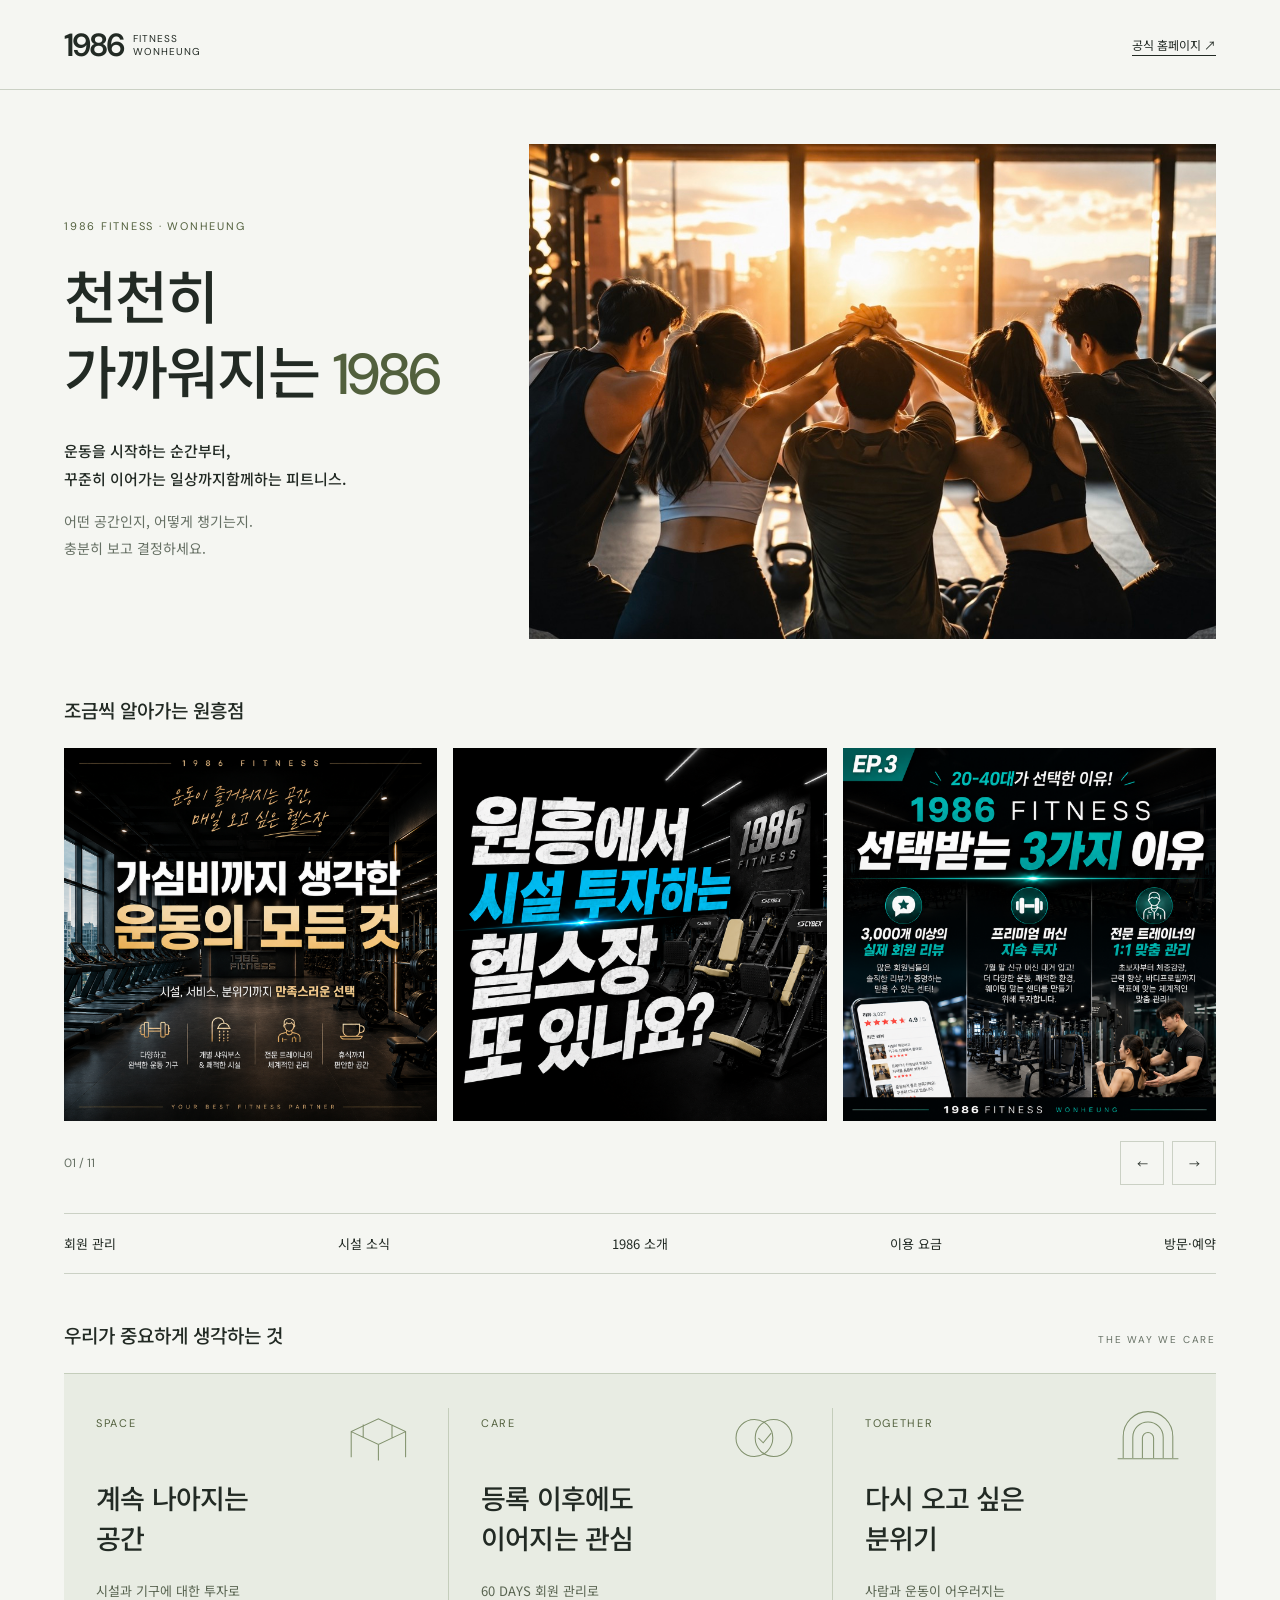
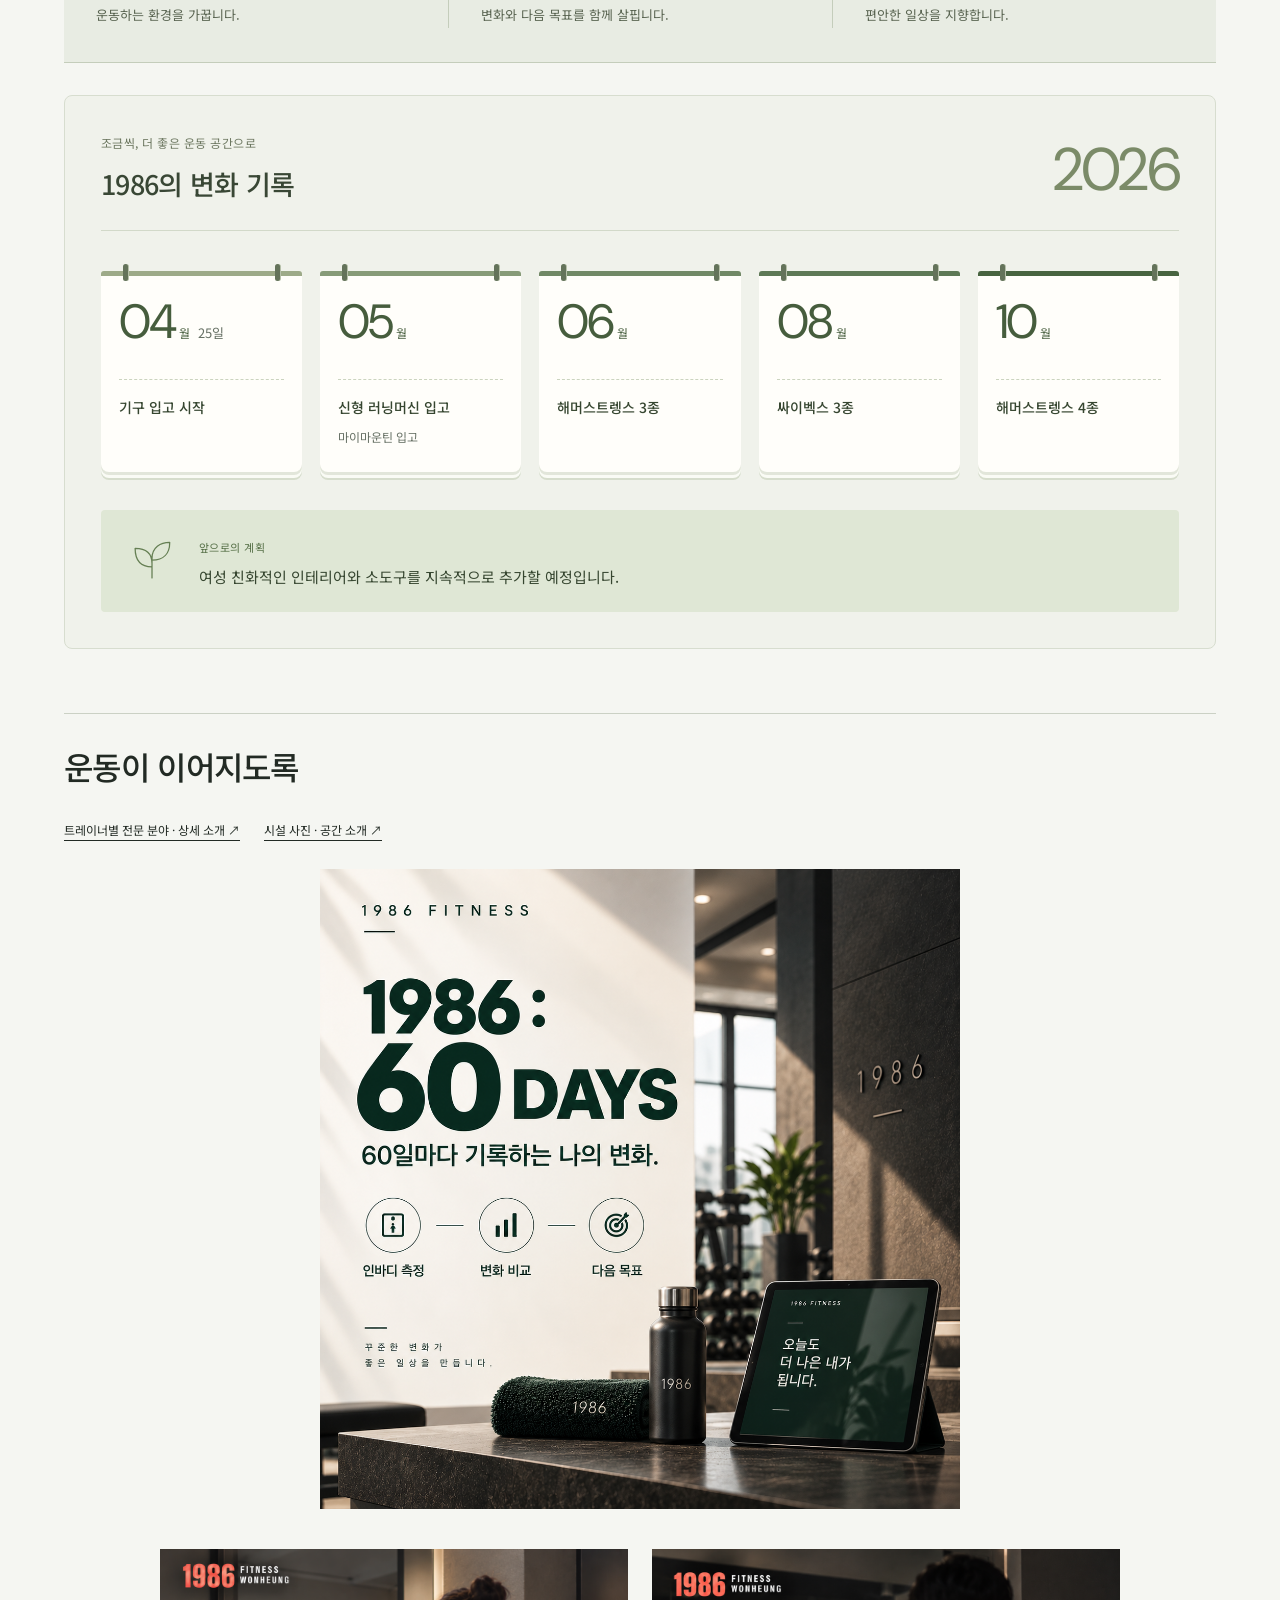
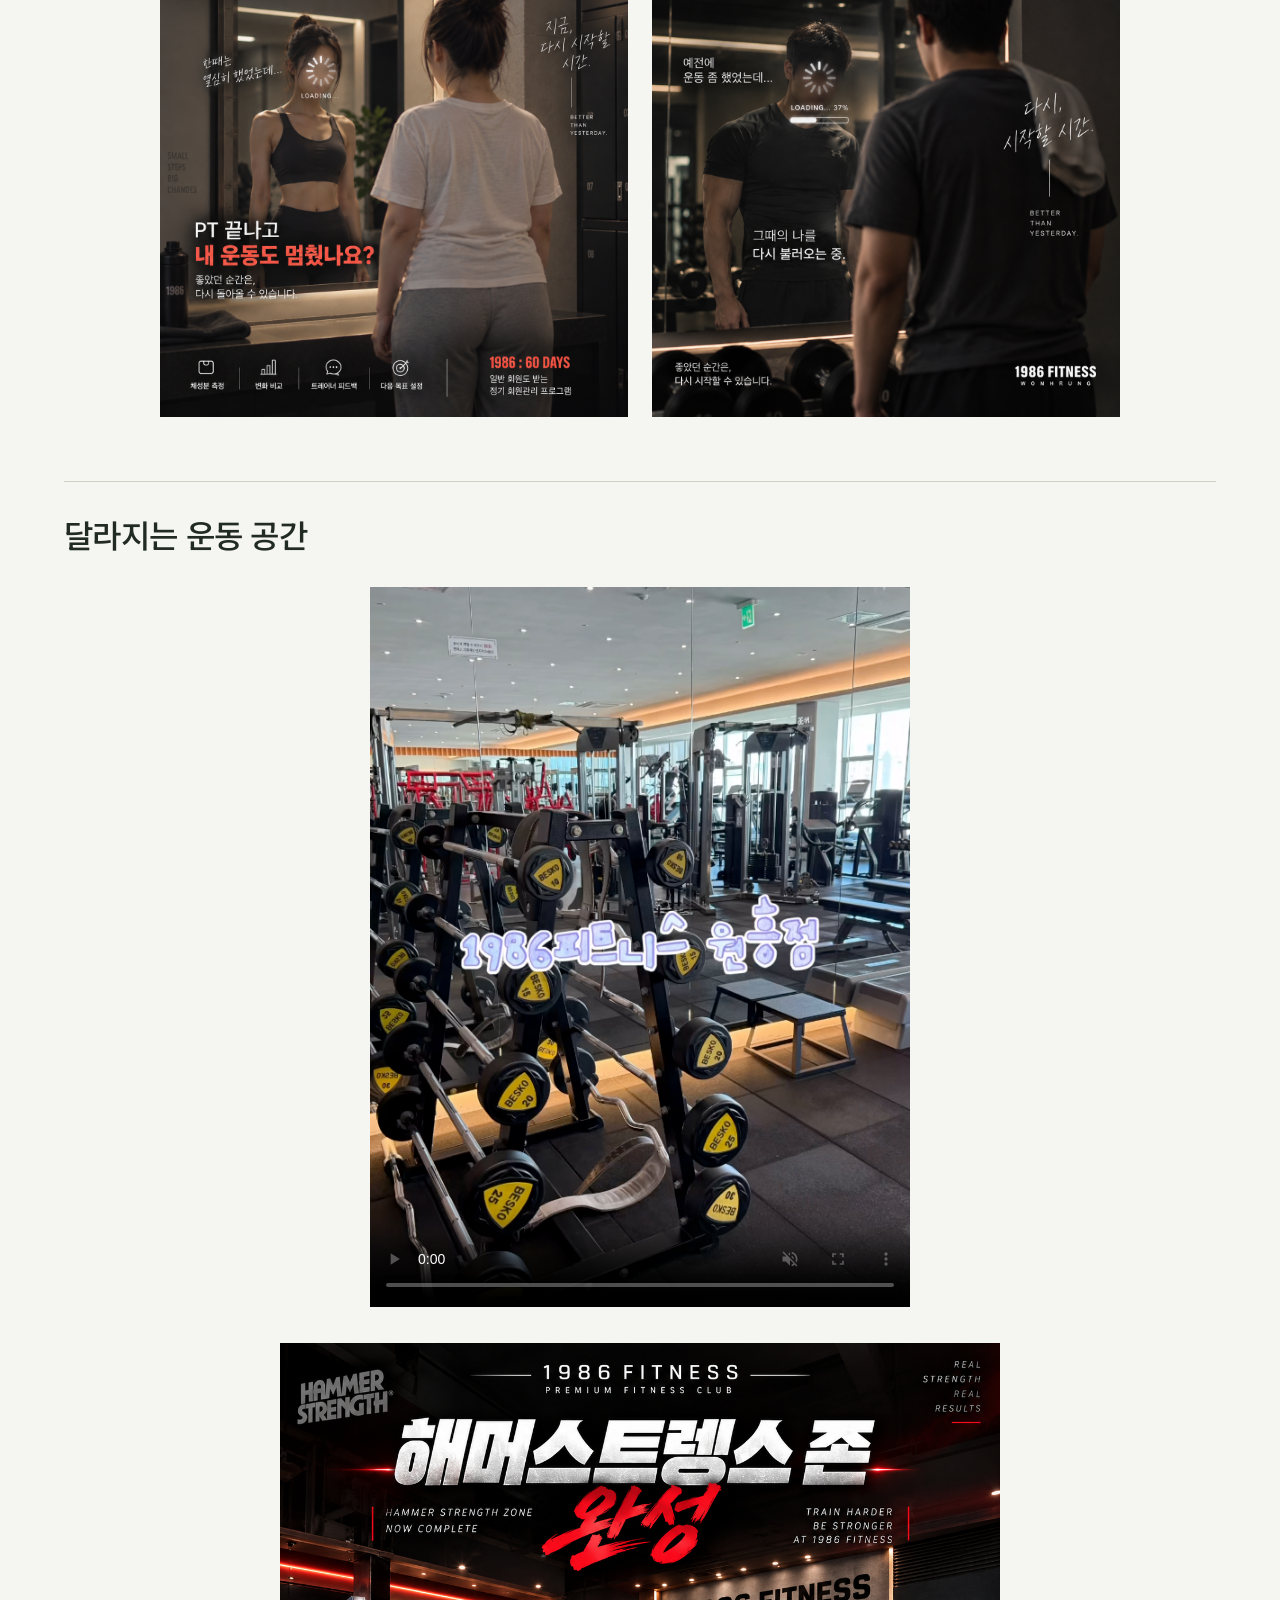
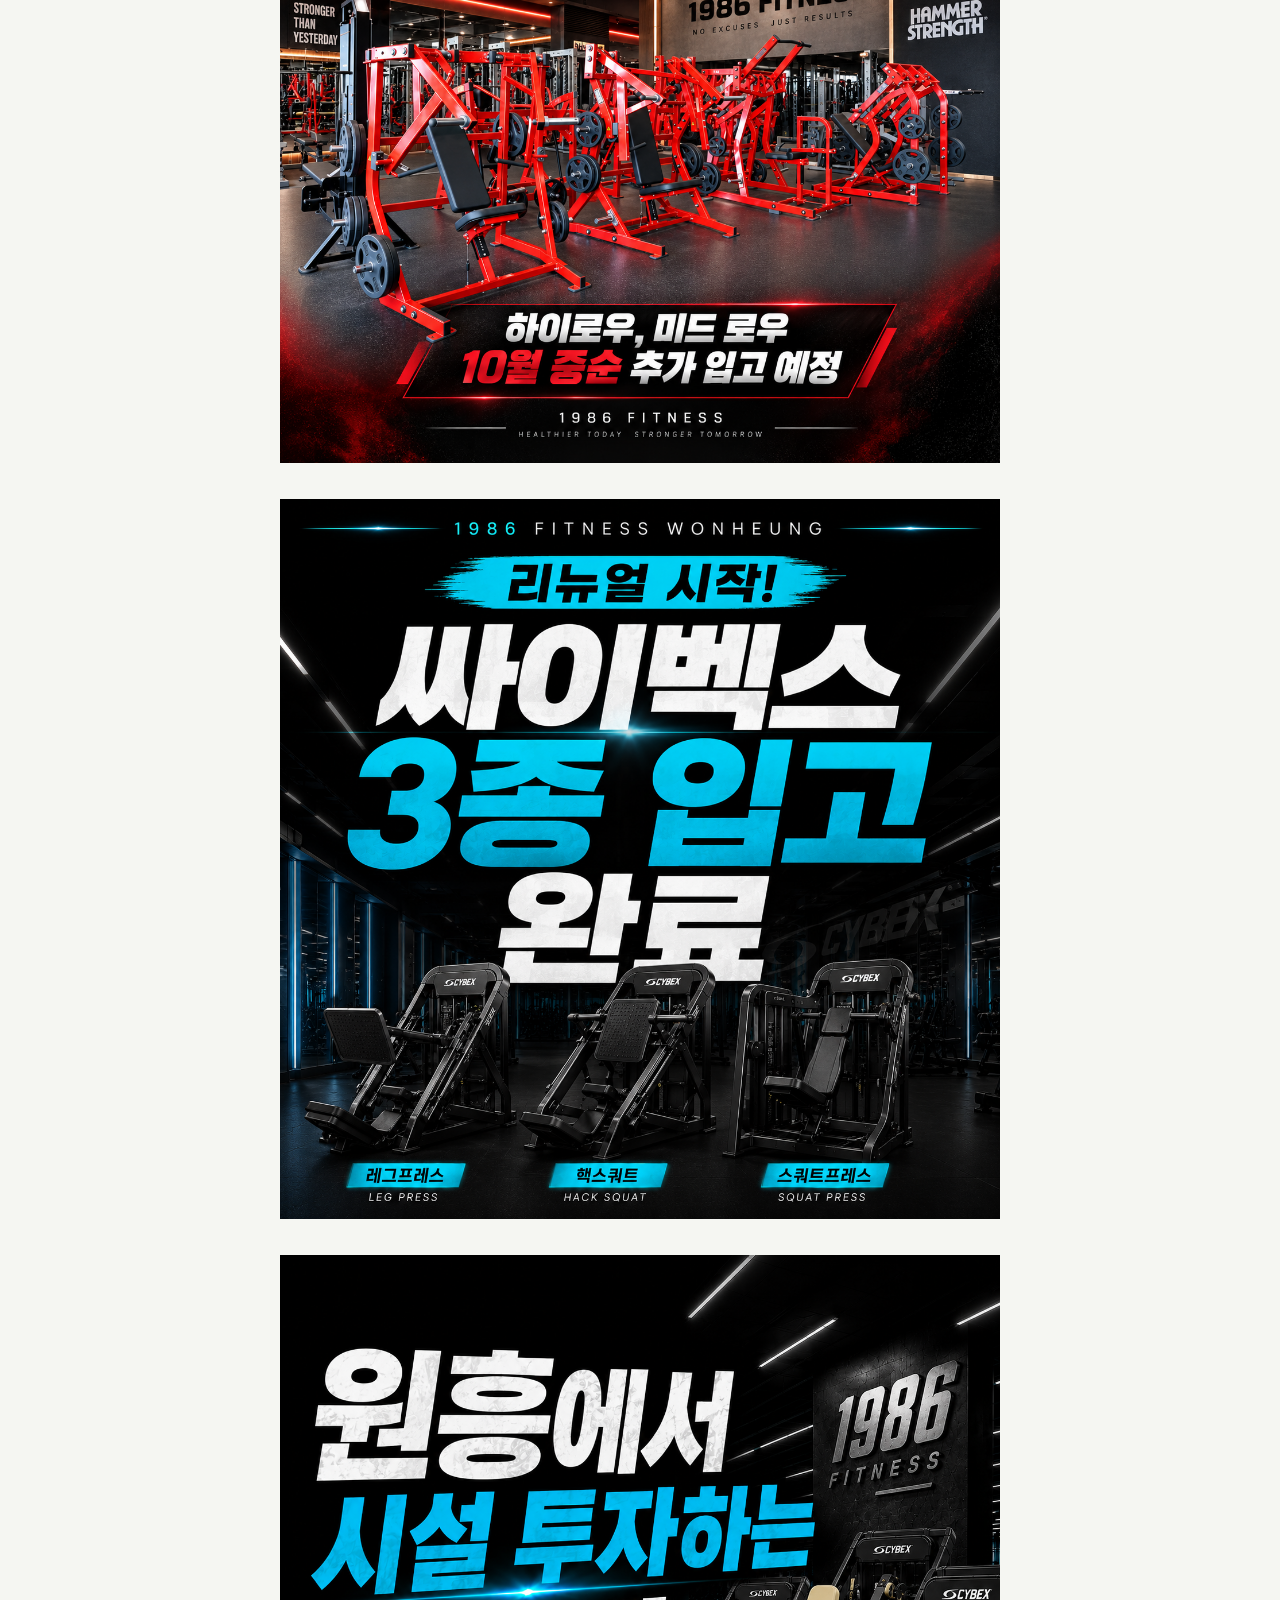
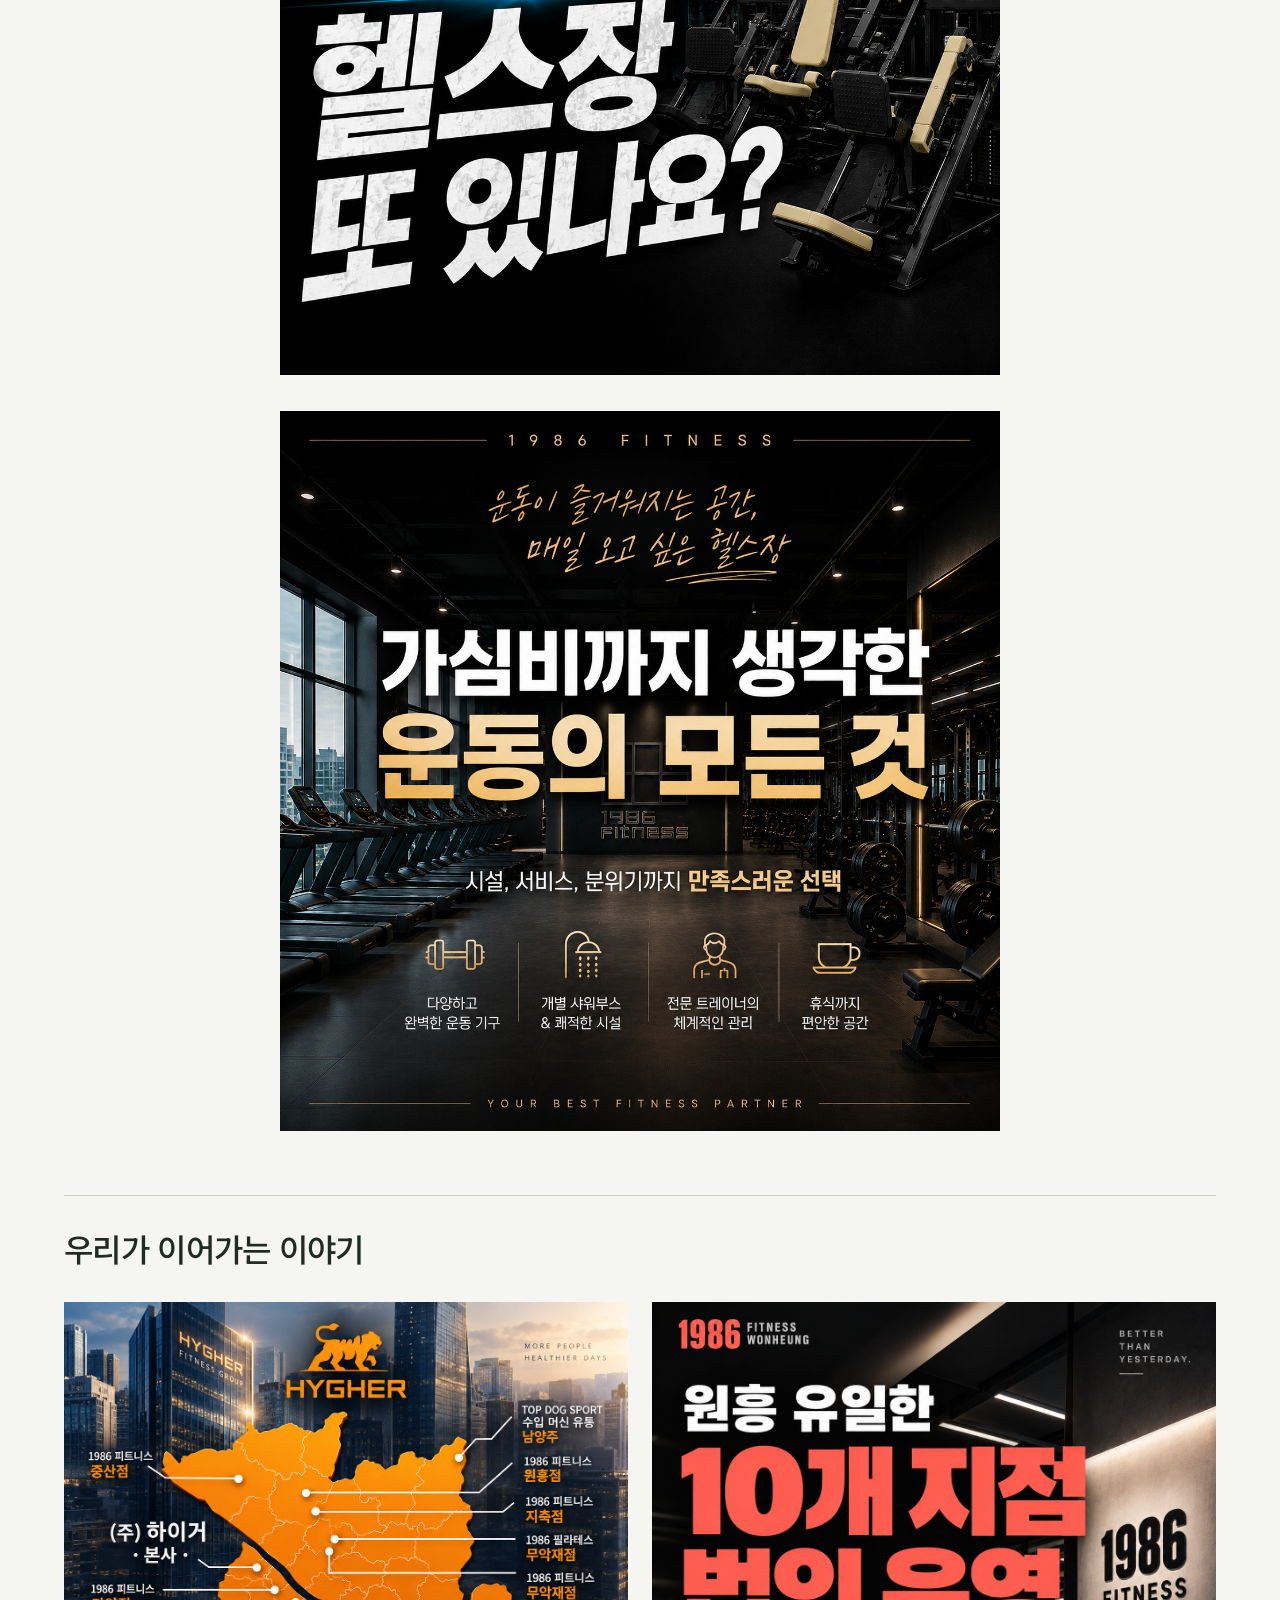
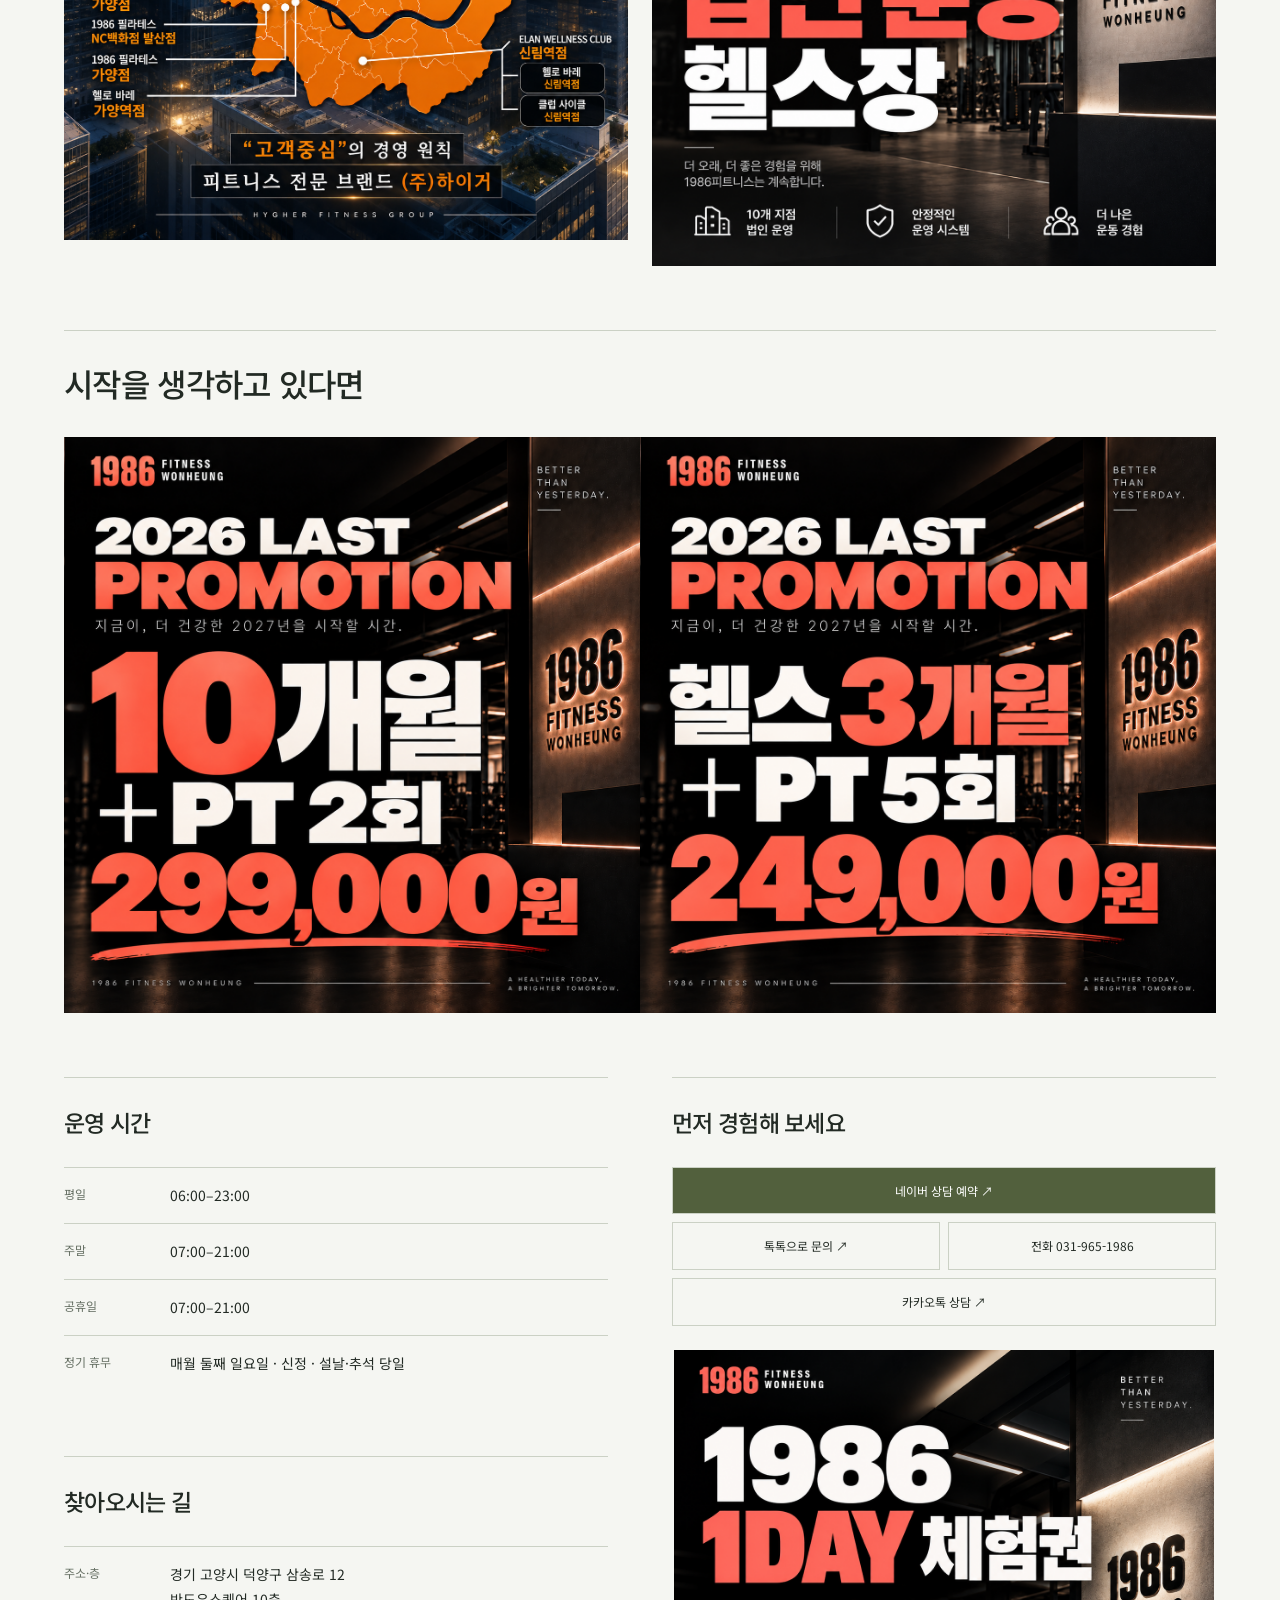
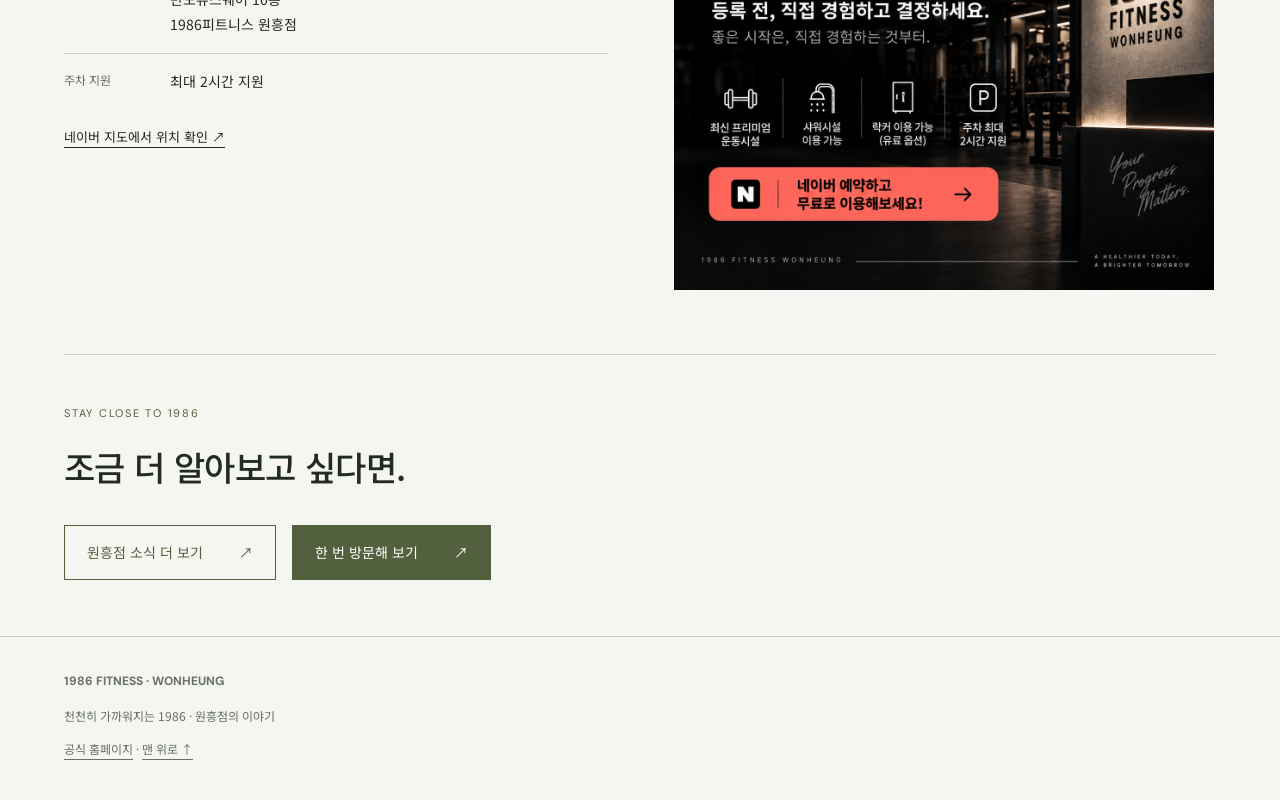
<file: guide/index.html>
<!doctype html><html lang="ko"><head><meta charset="utf-8"><meta name="viewport" content="width=device-width,initial-scale=1"><title>천천히 가까워지는 1986 | 원흥역 헬스장</title><meta name="description" content="1986피트니스 원흥점의 회원 관리, 시설 변화와 소식을 둘러보세요. 어떤 공간인지, 어떻게 챙기는지. 충분히 보고 결정하세요."><link rel="canonical" href="https://wonheung-landing.pages.dev/guide/"><link rel="icon" type="image/svg+xml" href="favicon.svg?v=smile-1"><script src="guide.js" defer></script><script type="application/ld+json">{"@context":"https://schema.org","@type":"WebPage","@id":"https://wonheung-landing.pages.dev/guide/#webpage","url":"https://wonheung-landing.pages.dev/guide/","name":"천천히 가까워지는 1986 | 원흥역 헬스장","about":{"@id":"https://wonheung-landing.pages.dev/#healthclub"},"inLanguage":"ko-KR","description":"1986피트니스 원흥점의 회원 관리, 시설 변화와 소식을 둘러보세요. 어떤 공간인지, 어떻게 챙기는지. 충분히 보고 결정하세요."}</script><link rel="stylesheet" href="journal.css"><meta property="og:title" content="천천히 가까워지는 1986 | 원흥역 헬스장"><meta property="og:description" content="1986피트니스 원흥점의 회원 관리, 시설 변화와 소식을 둘러보세요. 어떤 공간인지, 어떻게 챙기는지. 충분히 보고 결정하세요."><meta property="og:url" content="https://wonheung-landing.pages.dev/guide/"></head><body><a class="skip" href="#main">본문 바로 가기</a><header><a class="brand" href="../"><b>1986</b><span>FITNESS<br>WONHEUNG</span></a><a href="../">공식 홈페이지 ↗</a></header><main id="main"><div class="journal-hero"><div class="hero-copy"><p class="eyebrow">1986 FITNESS · WONHEUNG</p><h1>천천히<br>가까워지는 <span>1986</span></h1><p class="hero-purpose">운동을 시작하는 순간부터,<br>꾸준히 이어가는 일상까지<br class="purpose-break">함께하는 피트니스.</p><p class="hero-line">어떤 공간인지, 어떻게 챙기는지.<br>충분히 보고 결정하세요.</p></div><figure class="hero-photo"><img src="assets/together-fitness.jpeg" alt="노을이 비치는 운동 공간에서 함께 손을 모으는 다섯 사람" width="1179" height="850" fetchpriority="high"></figure></div><div id="stories" class="intro-carousel" role="region" aria-roledescription="캐러셀" aria-label="1986피트니스 원흥점 이미지 소개"><div class="carousel-heading"><div><h2>조금씩 알아가는 원흥점</h2></div></div><div class="carousel-track" tabindex="0" aria-label="소개 이미지. 좌우로 넘겨보세요."><figure class="carousel-slide" role="group" aria-roledescription="슬라이드" aria-label="1 / 11"><a href="assets/fitness-experience.png" target="_blank" rel="noopener" aria-label="운동의 모든 것 — 원흥점 공간·시설 소개 포스터 크게 보기"><img src="assets/fitness-experience.png" alt="운동의 모든 것 — 원흥점 공간·시설 소개 포스터" width="1254" height="1254" fetchpriority="high" decoding="async"></a></figure><figure class="carousel-slide" role="group" aria-roledescription="슬라이드" aria-label="2 / 11"><a href="assets/wonheung-review-poster.png" target="_blank" rel="noopener" aria-label="원흥점 리뷰·리뉴얼 소개 포스터 크게 보기"><img src="assets/wonheung-review-poster.png" alt="원흥점 리뷰·리뉴얼 소개 포스터" width="1254" height="1254" loading="lazy" decoding="async"></a></figure><figure class="carousel-slide" role="group" aria-roledescription="슬라이드" aria-label="3 / 11"><a href="assets/wonheung-three-reasons.png" target="_blank" rel="noopener" aria-label="원흥점 선택 이유 소개 포스터 크게 보기"><img src="assets/wonheung-three-reasons.png" alt="원흥점 선택 이유 소개 포스터" width="1254" height="1254" loading="lazy" decoding="async"></a></figure><figure class="carousel-slide" role="group" aria-roledescription="슬라이드" aria-label="4 / 11"><a href="assets/fitness-group.png" target="_blank" rel="noopener" aria-label="1986 FITNESS 운영 소개 크게 보기"><img src="assets/fitness-group.png" alt="1986 FITNESS 운영 소개" width="1254" height="1254" loading="lazy" decoding="async"></a></figure><figure class="carousel-slide" role="group" aria-roledescription="슬라이드" aria-label="5 / 11"><a href="assets/hammer-strength.png" target="_blank" rel="noopener" aria-label="해머스트렝스 존 크게 보기"><img src="assets/hammer-strength.png" alt="해머스트렝스 존" width="1254" height="1254" loading="lazy" decoding="async"></a></figure><figure class="carousel-slide" role="group" aria-roledescription="슬라이드" aria-label="6 / 11"><a href="assets/cybex-three-machines.png" target="_blank" rel="noopener" aria-label="싸이벡스 3종 입고 소개 포스터 크게 보기"><img src="assets/cybex-three-machines.png" alt="싸이벡스 3종 입고 소개 포스터" width="1254" height="1254" loading="lazy" decoding="async"></a></figure><figure class="carousel-slide" role="group" aria-roledescription="슬라이드" aria-label="7 / 11"><a href="assets/facility-investment.png" target="_blank" rel="noopener" aria-label="원흥점 시설 투자 소개 포스터 크게 보기"><img src="assets/facility-investment.png" alt="원흥점 시설 투자 소개 포스터" width="1254" height="1254" loading="lazy" decoding="async"></a></figure><figure class="carousel-slide" role="group" aria-roledescription="슬라이드" aria-label="8 / 11"><a href="assets/60-days.png" target="_blank" rel="noopener" aria-label="1986 : 60 DAYS 크게 보기"><img src="assets/60-days.png" alt="1986 : 60 DAYS" width="1254" height="1254" loading="lazy" decoding="async"></a></figure><figure class="carousel-slide" role="group" aria-roledescription="슬라이드" aria-label="9 / 11"><a href="assets/restart-woman.png" target="_blank" rel="noopener" aria-label="PT 이후에도 이어가는 운동 크게 보기"><img src="assets/restart-woman.png" alt="PT 이후에도 이어가는 운동" width="1254" height="1254" loading="lazy" decoding="async"></a></figure><figure class="carousel-slide" role="group" aria-roledescription="슬라이드" aria-label="10 / 11"><a href="assets/restart-man.png" target="_blank" rel="noopener" aria-label="다시 시작하는 운동 크게 보기"><img src="assets/restart-man.png" alt="다시 시작하는 운동" width="1254" height="1254" loading="lazy" decoding="async"></a></figure><figure class="carousel-slide" role="group" aria-roledescription="슬라이드" aria-label="11 / 11"><a href="assets/hygher-map.png" target="_blank" rel="noopener" aria-label="HYGHER 그룹 소개 크게 보기"><img src="assets/hygher-map.png" alt="HYGHER 그룹 소개" width="1254" height="1254" loading="lazy" decoding="async"></a></figure></div><div class="carousel-controls" hidden><span class="carousel-count">01 / 11</span><div><button type="button" data-slide-prev aria-label="이전 이미지">←</button><button type="button" data-slide-next aria-label="다음 이미지">→</button></div></div></div><nav class="journal-nav" aria-label="사이트 메뉴"><a href="#programs">회원 관리</a><a href="#facility-artwork">시설 소식</a><a href="#brand-artwork">1986 소개</a><a href="#prices">이용 요금</a><a href="#visit">방문·예약</a></nav><section class="brand-values" aria-labelledby="values-title"><div class="values-heading"><h2 id="values-title">우리가 중요하게 생각하는 것</h2><span>THE WAY WE CARE</span></div><div class="values-strip"><article class="value-panel"><div class="value-symbol" aria-hidden="true"><svg viewBox="0 0 100 72" fill="none"><path d="M14 60V28L48 12L82 28V60M14 28L48 44L82 28M48 44V64M29 36V19M65 36V19"/></svg></div><p class="value-label">SPACE</p><h3>계속 나아지는 <br>공간</h3><p class="value-description">시설과 기구에 대한 투자로 <br>운동하는 환경을 가꿉니다.</p></article><article class="value-panel"><div class="value-symbol" aria-hidden="true"><svg viewBox="0 0 100 72" fill="none"><circle cx="38" cy="36" r="23"/><circle cx="62" cy="36" r="23"/><path d="M43 36L49 42L59 30"/></svg></div><p class="value-label">CARE</p><h3>등록 이후에도 <br>이어지는 관심</h3><p class="value-description">60 DAYS 회원 관리로 <br>변화와 다음 목표를 함께 살핍니다.</p></article><article class="value-panel"><div class="value-symbol" aria-hidden="true"><svg viewBox="0 0 100 72" fill="none"><path d="M19 61V34a31 31 0 0 1 62 0v27M31 61V35a19 19 0 0 1 38 0v26M43 61V36a7 7 0 0 1 14 0v25M12 62H88"/></svg></div><p class="value-label">TOGETHER</p><h3>다시 오고 싶은 <br>분위기</h3><p class="value-description">사람과 운동이 어우러지는 <br>편안한 일상을 지향합니다.</p></article></div></section><div class="equipment-calendar" aria-labelledby="equipment-calendar-title"><div class="calendar-heading"><div><p>조금씩, 더 좋은 운동 공간으로</p><h3 id="equipment-calendar-title">1986의 변화 기록</h3></div><span class="calendar-year">2026</span></div><ol class="calendar-pages"><li class="calendar-page"><div class="calendar-binding" aria-hidden="true"><i></i><i></i></div><time datetime="2026-04-25"><span class="calendar-month">04<small>월</small></span><span class="calendar-day">25일</span></time><div class="calendar-event"><h4>기구 입고 시작</h4></div></li><li class="calendar-page"><div class="calendar-binding" aria-hidden="true"><i></i><i></i></div><time datetime="2026-05"><span class="calendar-month">05<small>월</small></span></time><div class="calendar-event"><h4>신형 러닝머신 입고</h4><p>마이마운틴 입고</p></div></li><li class="calendar-page"><div class="calendar-binding" aria-hidden="true"><i></i><i></i></div><time datetime="2026-06"><span class="calendar-month">06<small>월</small></span></time><div class="calendar-event"><h4>해머스트렝스 3종</h4></div></li><li class="calendar-page"><div class="calendar-binding" aria-hidden="true"><i></i><i></i></div><time datetime="2026-08"><span class="calendar-month">08<small>월</small></span></time><div class="calendar-event"><h4>싸이벡스 3종</h4></div></li><li class="calendar-page"><div class="calendar-binding" aria-hidden="true"><i></i><i></i></div><time datetime="2026-10"><span class="calendar-month">10<small>월</small></span></time><div class="calendar-event"><h4>해머스트렝스 4종</h4></div></li></ol><div class="calendar-future"><div class="future-symbol" aria-hidden="true"><svg viewBox="0 0 64 64" fill="none"><path d="M32 52V27M32 39C14 39 12 25 12 17C27 17 32 24 32 35M32 29C32 16 42 10 53 10C53 23 46 31 32 31"/></svg></div><div><span class="future-label">앞으로의 계획</span><p>여성 친화적인 인테리어와 소도구를 지속적으로 추가할 예정입니다.</p></div></div></div><section id="programs" class="widget"><div class="section-title widget-header"><h2>운동이 이어지도록</h2></div><div class="widget-content"><div class="related"><a href="https://wonheung-trainers.pages.dev/">트레이너별 전문 분야 · 상세 소개 ↗</a><a href="../#facility-archive-title">시설 사진 · 공간 소개 ↗</a></div><div class="poster-grid poster-programs"><figure class="poster"><a href="assets/60-days.png" target="_blank" rel="noopener" aria-label="1986 : 60 DAYS 이미지 크게 보기"><img src="assets/60-days.png" alt="1986 : 60 DAYS" loading="lazy" decoding="async" width="1254" height="1254"></a></figure><figure class="poster"><a href="assets/restart-woman.png" target="_blank" rel="noopener" aria-label="PT 이후에도 이어가는 운동 이미지 크게 보기"><img src="assets/restart-woman.png" alt="PT 이후에도 이어가는 운동" loading="lazy" decoding="async" width="1254" height="1254"></a></figure><figure class="poster"><a href="assets/restart-man.png" target="_blank" rel="noopener" aria-label="다시 시작하는 운동 이미지 크게 보기"><img src="assets/restart-man.png" alt="다시 시작하는 운동" loading="lazy" decoding="async" width="1254" height="1254"></a></figure></div></div></section><section id="facility-artwork" class="widget"><div class="section-title widget-header"><h2>달라지는 운동 공간</h2></div><div class="widget-content"><div class="facility-video"><video controls autoplay muted loop playsinline preload="metadata" poster="assets/facility-tour-poster.png" width="1080" height="1440" aria-label="1986피트니스 원흥점 시설 둘러보기"><source src="assets/facility-tour.mp4" type="video/mp4"><a href="assets/facility-tour.mp4">시설 영상 보기</a></video></div><div class="poster-grid poster-facility"><figure class="poster"><a href="assets/hammer-strength.png" target="_blank" rel="noopener" aria-label="해머스트렝스 존 이미지 크게 보기"><img src="assets/hammer-strength.png" alt="해머스트렝스 존" loading="lazy" decoding="async" width="1254" height="1254"></a></figure><figure class="poster"><a href="assets/cybex-three-machines.png" target="_blank" rel="noopener" aria-label="싸이벡스 3종 입고 소개 포스터 이미지 크게 보기"><img src="assets/cybex-three-machines.png" alt="싸이벡스 3종 입고 소개 포스터" loading="lazy" decoding="async" width="1254" height="1254"></a></figure><figure class="poster"><a href="assets/facility-investment.png" target="_blank" rel="noopener" aria-label="원흥점 시설 투자 소개 포스터 이미지 크게 보기"><img src="assets/facility-investment.png" alt="원흥점 시설 투자 소개 포스터" loading="lazy" decoding="async" width="1254" height="1254"></a></figure><figure class="poster"><a href="assets/fitness-experience.png" target="_blank" rel="noopener" aria-label="운동의 모든 것 — 원흥점 공간·시설 소개 포스터 이미지 크게 보기"><img src="assets/fitness-experience.png" alt="운동의 모든 것 — 원흥점 공간·시설 소개 포스터" loading="lazy" decoding="async" width="1254" height="1254"></a></figure></div></div></section><section id="brand-artwork" class="widget"><div class="section-title widget-header"><h2>우리가 이어가는 이야기</h2></div><div class="widget-content"><div class="poster-grid poster-brand"><figure class="poster"><a href="assets/hygher-map.png" target="_blank" rel="noopener" aria-label="HYGHER 그룹 소개 이미지 크게 보기"><img src="assets/hygher-map.png" alt="HYGHER 그룹 소개" loading="lazy" decoding="async" width="1254" height="1254"></a></figure><figure class="poster"><a href="assets/fitness-group.png" target="_blank" rel="noopener" aria-label="1986 FITNESS 운영 소개 이미지 크게 보기"><img src="assets/fitness-group.png" alt="1986 FITNESS 운영 소개" loading="lazy" decoding="async" width="1254" height="1254"></a></figure></div></div></section><section id="prices" class="widget"><div class="section-title widget-header"><h2>시작을 생각하고 있다면</h2></div><div class="widget-content"><div class="poster-grid poster-prices"><figure class="poster"><a href="assets/membership-10-months.png" target="_blank" rel="noopener" aria-label="10개월 + PT 2회 이미지 크게 보기"><img src="assets/membership-10-months.png" alt="10개월 + PT 2회" loading="lazy" decoding="async" width="1254" height="1254"></a></figure><figure class="poster"><a href="assets/year-end-package.png" target="_blank" rel="noopener" aria-label="헬스 3개월 + PT 5회 이미지 크게 보기"><img src="assets/year-end-package.png" alt="헬스 3개월 + PT 5회" loading="lazy" decoding="async" width="1254" height="1254"></a></figure></div></div></section><div class="practical"><div><section id="hours" class="widget"><div class="section-title widget-header"><h2>운영 시간</h2></div><div class="widget-content"><dl><div><dt>평일</dt><dd>06:00–23:00 </dd></div><div><dt>주말</dt><dd>07:00–21:00 </dd></div><div><dt>공휴일</dt><dd>07:00–21:00 </dd></div><div><dt>정기 휴무</dt><dd>매월 둘째 일요일 · 신정 · 설날·추석 당일 </dd></div></dl></div></section><section id="visit" class="widget"><div class="section-title widget-header"><h2>찾아오시는 길</h2></div><div class="widget-content"><dl><div><dt>주소·층</dt><dd>경기 고양시 덕양구 삼송로 12<br>반도유스퀘어 10층<br>1986피트니스 원흥점 </dd></div><div><dt>주차 지원</dt><dd>최대 2시간 지원 </dd></div></dl><a class="text-link" href="https://map.naver.com/p/entry/place/1924563634">네이버 지도에서 위치 확인 ↗</a></div></section></div><section id="booking" class="widget"><div class="section-title widget-header"><h2>먼저 경험해 보세요</h2></div><div class="widget-content"><div class="actions"><a class="primary" href="https://m.booking.naver.com/booking/12/bizes/603554/items/4925065">네이버 상담 예약 ↗</a><a href="http://talk.naver.com/W40TZM">톡톡으로 문의 ↗</a><a href="tel:0319651986">전화 031-965-1986</a><a href="http://pf.kakao.com/_TAsAb">카카오톡 상담 ↗</a></div><div class="poster-grid poster-booking"><figure class="poster"><a href="assets/one-day-trial.png" target="_blank" rel="noopener" aria-label="1 DAY 체험권 이미지 크게 보기"><img src="assets/one-day-trial.png" alt="1 DAY 체험권" loading="lazy" decoding="async" width="1254" height="1254"></a></figure></div></div></section></div><section class="journal-closing" aria-labelledby="closing-title"><p class="eyebrow">STAY CLOSE TO 1986</p><h2 id="closing-title">조금 더 알아보고 싶다면.</h2><div class="closing-actions"><a href="https://m.place.naver.com/place/1924563634/feed" target="_blank" rel="noopener">원흥점 소식 더 보기 <span aria-hidden="true">↗</span></a><a href="https://m.booking.naver.com/booking/12/bizes/603554/items/4925065" target="_blank" rel="noopener">한 번 방문해 보기 <span aria-hidden="true">↗</span></a></div></section></main><footer><strong>1986 FITNESS · WONHEUNG</strong><p>천천히 가까워지는 1986 · 원흥점의 이야기</p><a href="../">공식 홈페이지</a> · <a href="#main">맨 위로 ↑</a></footer></body></html>
</file>
<file: guide/journal.css>
@import url('https://fonts.googleapis.com/css2?family=DM+Sans:wght@400;500;600&family=Noto+Sans+KR:wght@400;500;600;700&display=swap');
:root{--paper:#f5f6f2;--ink:#222a24;--accent:#52603d;--muted:#667064;--line:#cbd1c5;--space:clamp(24px,5vw,72px)}*{box-sizing:border-box}body{margin:0;background:var(--paper);color:var(--ink);font:15px/1.8 'Noto Sans KR',sans-serif;word-break:keep-all;overflow-wrap:anywhere}a{color:inherit;text-underline-offset:5px}img{max-width:100%}header,main,footer{max-width:1320px;margin:auto;padding:0 var(--space)}header{display:flex;align-items:center;justify-content:space-between;min-height:90px;border-bottom:1px solid var(--line)}header>a:last-child{font-size:12px}.brand{display:flex;gap:10px;align-items:center;text-decoration:none}.brand b{font:600 32px 'DM Sans',sans-serif;letter-spacing:-2px}.brand span{font:10px/1.3 'DM Sans',sans-serif;letter-spacing:1px}.skip{position:absolute;top:-80px;background:white;padding:12px}.skip:focus{top:0;z-index:20}:focus-visible{outline:2px solid var(--accent);outline-offset:5px}figure{margin:0}.journal-hero{display:grid;grid-template-columns:0.85fr 1.35fr;gap:32px;align-items:center;padding:54px 0}.eyebrow{font:11px 'DM Sans',sans-serif;letter-spacing:.16em;color:var(--accent)}h1{font-size:clamp(34px,4.5vw,60px);line-height:1.3;font-weight:500;letter-spacing:-2px;margin:24px 0}h1 span{font-family:'DM Sans',sans-serif;color:var(--accent);font-weight:500}.hero-line{font-size:14px;color:var(--muted);line-height:1.9}.browse-link{display:inline-block;margin-top:24px;font-size:13px}.hero-photo img{display:block;width:100%;height:auto}.journal-nav{display:flex;justify-content:space-between;gap:16px;padding:18px 0;border-block:1px solid var(--line);font-size:13px}.journal-nav a{text-decoration:none}.journal-nav a:hover,.browse-link:hover{color:var(--accent)}.intro-carousel{padding:40px 0 0}.carousel-heading{display:flex;justify-content:space-between;align-items:center;gap:16px;margin-bottom:20px}.carousel-heading h2{font-size:19px;font-weight:500;margin:0}.carousel-heading>a{font-size:12px}.carousel-track{display:flex;overflow-x:auto;scroll-snap-type:x mandatory;gap:16px;scrollbar-width:thin;scrollbar-color:var(--accent) transparent;padding-bottom:8px}.carousel-slide{flex:0 0 calc((100% - 48px)/4);scroll-snap-align:start;min-width:0}.carousel-slide img{display:block;width:100%;height:auto;aspect-ratio:1;object-fit:contain;background:#111}.carousel-controls{display:flex;align-items:center;justify-content:space-between;margin-top:12px}.carousel-controls[hidden]{display:none}.carousel-count{font:12px 'DM Sans',sans-serif;color:var(--muted)}.carousel-controls>div{display:flex;gap:8px}.carousel-controls button{font:11px 'Noto Sans KR',sans-serif;background:none;border:1px solid var(--line);min-height:44px;min-width:44px;padding:8px 12px;color:var(--ink);cursor:pointer}.carousel-controls button:hover{background:#e8ecdf}section{scroll-margin-top:24px}.widget{padding:64px 0 0}.section-title{border-top:1px solid var(--line);padding-top:24px;margin-bottom:24px}.section-title h2{font-size:clamp(23px,3vw,32px);font-weight:500;letter-spacing:-.7px;margin:0}.poster-grid{display:grid;gap:24px}.poster a,.poster img{display:block;width:100%;height:auto}.poster-programs{grid-template-columns:repeat(2,minmax(0,1fr));max-width:960px;margin:auto}.poster-programs .poster:first-child{grid-column:1/-1;max-width:640px;width:100%;margin:auto auto 16px}.poster-facility{grid-template-columns:1fr;max-width:720px;margin:auto;gap:36px}.poster-brand{grid-template-columns:1fr 1fr}.poster-prices{grid-template-columns:1fr 1fr;gap:0}.poster-booking{max-width:540px;margin:24px auto 0}.related{display:flex;gap:24px;flex-wrap:wrap;font-size:12px;margin:0 0 28px}.practical{display:grid;grid-template-columns:1fr 1fr;gap:64px;margin-bottom:64px}.practical h2{font-size:23px}.practical dl{margin:0}.practical dl>div{display:grid;grid-template-columns:90px 1fr;gap:16px;border-top:1px solid var(--line);padding:15px 0}.practical dt{font-size:12px;color:var(--muted)}.practical dd{margin:0;font-size:14px}.practical .text-link{display:inline-block;margin-top:16px;font-size:13px}.actions{display:grid;grid-template-columns:1fr 1fr;gap:8px}.actions a{text-decoration:none;border:1px solid var(--line);padding:12px 8px;text-align:center;font-size:12px}.actions .primary{grid-column:1/-1;background:var(--accent);color:white}.actions a:last-child{grid-column:1/-1}footer{padding-top:32px;padding-bottom:40px;border-top:1px solid var(--line);font-size:12px;color:var(--muted)}footer strong{font-family:'DM Sans',sans-serif}a,button{transition:background-color .15s,color .15s}@media(max-width:800px){.journal-hero{gap:24px;padding:36px 0}h1{font-size:36px;letter-spacing:-1px}.carousel-slide{flex-basis:calc((100% - 32px)/3)}.practical{gap:28px}.practical dl>div{grid-template-columns:1fr;gap:4px}}@media(max-width:600px){header{min-height:72px}.journal-hero{grid-template-columns:1fr;gap:28px;padding:32px 0}.hero-copy{padding:0 0 4px}h1{font-size:40px;margin:16px 0}.hero-line{font-size:13px}.browse-link{margin-top:12px}.journal-nav{gap:8px;flex-wrap:wrap;justify-content:flex-start}.journal-nav a{padding:4px 8px;font-size:12px}.carousel-heading h2{font-size:17px}.carousel-heading>a{font-size:11px}.carousel-slide{flex-basis:82%}.intro-carousel{padding-top:28px}.widget{padding-top:44px}.section-title{padding-top:20px;margin-bottom:20px}.section-title h2{font-size:25px}.poster-grid{gap:16px}.poster-prices{gap:0}.poster-brand{grid-template-columns:1fr}.poster-programs .poster:first-child{margin-bottom:0}.practical{grid-template-columns:1fr;gap:0;margin-bottom:40px}.practical dl>div{grid-template-columns:90px 1fr}.related{gap:14px;font-size:11px}}@media(prefers-reduced-motion:reduce){*{transition:none!important;scroll-behavior:auto!important}}

@media(max-width:600px){.hero-photo{margin-inline:-8px}.hero-photo img{width:100%}}
/* Brief identity and three principles, linked to existing stories. */
.journal-closing{border-top:1px solid var(--line);padding:40px 0 56px}.journal-closing h2{font-size:clamp(24px,3vw,34px);font-weight:500;letter-spacing:-.6px;margin:16px 0 28px}.closing-actions{display:flex;gap:16px}.closing-actions a{display:flex;justify-content:space-between;align-items:center;gap:36px;min-height:54px;padding:14px 22px;border:1px solid var(--accent);text-decoration:none;font-size:14px;color:var(--accent)}.closing-actions a:last-child{background:var(--accent);color:white}.closing-actions a:hover{background:#e8ecdf}.closing-actions a:last-child:hover{background:#414e30}@media(max-width:600px){.journal-closing{padding:28px 0 40px}.closing-actions{flex-direction:column;gap:12px}.closing-actions a{font-size:13px}}
.facility-video{width:100%;max-width:540px;margin:0 auto 36px;background:#111}.facility-video video{display:block;width:100%;height:auto;aspect-ratio:3/4;object-fit:contain}@media(max-width:600px){.facility-video{margin-bottom:24px}}

.hero-purpose{font-size:15px;line-height:1.85;font-weight:500;margin:0 0 16px}.brand-values{padding-top:44px}.values-heading{display:flex;justify-content:space-between;align-items:baseline;gap:16px;margin-bottom:20px}.values-heading h2{font-size:19px;font-weight:500;margin:0}.values-heading>span{font:10px 'DM Sans',sans-serif;letter-spacing:.18em;color:var(--muted)}.values-strip{display:grid;grid-template-columns:repeat(3,minmax(0,1fr));background:#e8ece3;border-top:1px solid #c4cdbb;border-bottom:1px solid #c4cdbb;padding:34px 0}.value-panel{position:relative;padding:0 32px;min-width:0}.value-panel+.value-panel{border-left:1px solid #c4cdbb}.value-symbol{position:absolute;right:28px;top:0;width:80px;height:60px;color:#81916d}.value-symbol svg{width:100%;height:100%;stroke:currentColor;stroke-width:1.3}.value-label{font:11px 'DM Sans',sans-serif;letter-spacing:.15em;color:var(--accent);margin:8px 0 48px}.value-panel h3{font-size:27px;line-height:1.5;font-weight:500;letter-spacing:-.8px;margin:0 0 20px}.value-description{font-size:13px;line-height:1.9;color:#596451;margin:0}.value-description br{display:block}@media(max-width:1000px){.value-panel{padding:0 22px}.value-panel h3{font-size:23px}.value-symbol{width:62px;right:20px}.value-description br{display:none}}@media(max-width:600px){.hero-purpose{font-size:13px}.brand-values{padding-top:28px}.values-heading h2{font-size:17px}.values-heading>span{display:none}.values-strip{grid-template-columns:1fr;padding:0 20px}.value-panel{display:grid;grid-template-columns:84px minmax(0,1fr);gap:8px 20px;padding:24px 0}.value-panel+.value-panel{border-left:0;border-top:1px solid #c4cdbb}.value-symbol{position:static;grid-column:1;grid-row:1/3;width:80px;height:62px;align-self:center}.value-label{grid-column:2;margin:0;font-size:10px}.value-panel h3{grid-column:2;font-size:21px;line-height:1.45;margin:0;letter-spacing:-.5px}.value-description{grid-column:2;font-size:12px;margin-top:3px}.value-panel h3 br{display:none}}
.equipment-calendar{margin:0 0 40px;padding:28px;background:#e8ece3;border:1px solid #c4cdbb}.calendar-heading{display:flex;justify-content:space-between;align-items:center;gap:20px;margin-bottom:30px}.calendar-heading p{font-size:12px;color:var(--muted);margin:0 0 6px}.calendar-heading h3{font-size:24px;font-weight:500;margin:0;letter-spacing:-.7px}.calendar-year{font:500 48px/1 'DM Sans',sans-serif;letter-spacing:-2px;color:var(--accent)}.calendar-pages{display:grid;grid-template-columns:repeat(5,minmax(0,1fr));gap:14px;list-style:none;padding:0;margin:0}.calendar-page{position:relative;background:#fcfcf8;border:1px solid #d1d7ca;box-shadow:0 4px 0 #dce2d6;padding:22px 16px 20px}.calendar-binding{position:absolute;top:-7px;left:18px;right:18px;display:flex;justify-content:space-between}.calendar-binding i{height:14px;width:4px;background:#78836e;border-radius:2px}.calendar-page time{display:flex;align-items:baseline;gap:8px;padding-bottom:16px;border-bottom:1px solid var(--line);min-height:76px}.calendar-month{font:500 44px/1 'DM Sans',sans-serif;color:var(--accent);letter-spacing:-2px}.calendar-month small{font:400 12px 'Noto Sans KR',sans-serif;letter-spacing:0;margin-left:4px}.calendar-day{font-size:13px;color:var(--muted)}.calendar-event{padding-top:16px}.calendar-event h4{font-size:14px;font-weight:500;line-height:1.7;margin:0}.calendar-event p{font-size:12px;color:var(--muted);margin:6px 0 0}@media(max-width:900px){.calendar-pages{grid-template-columns:repeat(3,minmax(0,1fr))}.calendar-year{font-size:40px}}@media(max-width:600px){.equipment-calendar{padding:22px 16px;margin-bottom:28px}.calendar-heading h3{font-size:20px}.calendar-year{font-size:34px}.calendar-heading p{font-size:11px}.calendar-pages{grid-template-columns:repeat(2,minmax(0,1fr));gap:20px 12px}.calendar-page{padding:20px 12px 16px}.calendar-event h4{font-size:13px}.calendar-month{font-size:38px}.calendar-page time{min-height:64px}.calendar-page:last-child{grid-column:1/-1;display:grid;grid-template-columns:1fr 1fr;align-items:center;gap:16px}.calendar-page:last-child time{border-bottom:0;padding-bottom:0}.calendar-page:last-child .calendar-event{padding-top:0}}
/* Calendar illustration: paper leaves, a continuous date line, and a separate future note. */
.equipment-calendar{position:relative;background:#f0f2eb;border:1px solid #d7ddcf;padding:36px;border-radius:8px}.calendar-heading{margin-bottom:40px;padding-bottom:22px;border-bottom:1px solid #d2d9c9}.calendar-heading p{letter-spacing:.04em;color:#6d7861}.calendar-heading h3{font-size:27px;color:#394735}.calendar-year{font-size:60px;font-weight:400;color:#7b8b68}.calendar-pages{gap:18px;position:relative}.calendar-page{border:0;border-radius:3px 3px 8px 8px;background:#fffefa;box-shadow:0 3px 0 #e2e6da,0 6px 0 #fafbf5,0 8px 0 #d6ddcc;padding:22px 18px 24px;border-top:5px solid #9daa88}.calendar-page:nth-child(2){border-top-color:#879b78}.calendar-page:nth-child(3){border-top-color:#718966}.calendar-page:nth-child(4){border-top-color:#5e7956}.calendar-page:nth-child(5){border-top-color:#486440}.calendar-binding{left:22px;right:22px;top:-12px}.calendar-binding i{background:#64735a;width:5px;height:17px;border-radius:5px;box-shadow:1px 0 0 #b6c0a9}.calendar-page time{border-bottom:1px dashed #cbd4bf;min-height:82px}.calendar-month{font-size:48px;font-weight:400;color:#465d3d}.calendar-event h4{font-size:14px;color:#364630}.calendar-future{display:flex;align-items:center;gap:20px;margin-top:38px;padding:22px 24px;background:#dfe7d5;border-radius:4px}.future-symbol{width:54px;height:54px;flex-shrink:0;color:#657f53}.future-symbol svg{width:100%;height:100%;stroke:currentColor;stroke-width:1.5;stroke-linecap:round;stroke-linejoin:round}.future-label{display:inline-block;font-size:11px;letter-spacing:.04em;color:#567047}.calendar-future p{font-size:15px;line-height:1.8;color:#364630;margin:4px 0 0}@media(max-width:900px){.equipment-calendar{padding:28px}.calendar-year{font-size:48px}.calendar-pages{row-gap:28px}}@media(max-width:600px){.equipment-calendar{padding:24px 16px;border-radius:6px}.calendar-heading{gap:12px;padding-bottom:18px;margin-bottom:30px}.calendar-heading h3{font-size:21px}.calendar-heading p{font-size:10px}.calendar-year{font-size:38px}.calendar-pages{gap:28px 14px}.calendar-page{padding:18px 12px 20px}.calendar-month{font-size:40px}.calendar-page time{min-height:65px}.calendar-future{align-items:flex-start;padding:18px 14px;gap:12px;margin-top:30px}.future-symbol{width:36px;height:42px}.calendar-future p{font-size:13px}.calendar-event h4{font-size:13px}}
main>.equipment-calendar{margin:32px 0 0}@media(max-width:600px){main>.equipment-calendar{margin-top:24px}}
.journal-hero+.intro-carousel{padding-top:0;padding-bottom:28px}
.carousel-slide{flex-basis:calc((100% - 32px)/3)}@media(max-width:800px){.carousel-slide{flex-basis:calc((100% - 16px)/2)}}@media(max-width:600px){.carousel-slide{flex-basis:90%}}
/* Final copy pass: preserve words and allow comfortable wrapping at narrow widths. */
h1,h2,h3,h4,p,dt,dd{word-break:keep-all;overflow-wrap:break-word}h1 span{white-space:nowrap}.hero-purpose,.hero-line,.value-description,.calendar-future p{text-wrap:pretty}.purpose-break{display:none}.calendar-day,.calendar-month,.calendar-year{white-space:nowrap}.closing-actions a span{flex-shrink:0}@media(max-width:600px){.purpose-break{display:block}.hero-copy h1{font-size:clamp(32px,9.8vw,40px)}.hero-purpose,.hero-line{line-height:1.9}.values-heading h2{line-height:1.6}.value-description{line-height:1.85}.calendar-future p{line-height:1.9}.practical dd{line-height:1.85}.journal-nav a{white-space:nowrap}}
</file>
